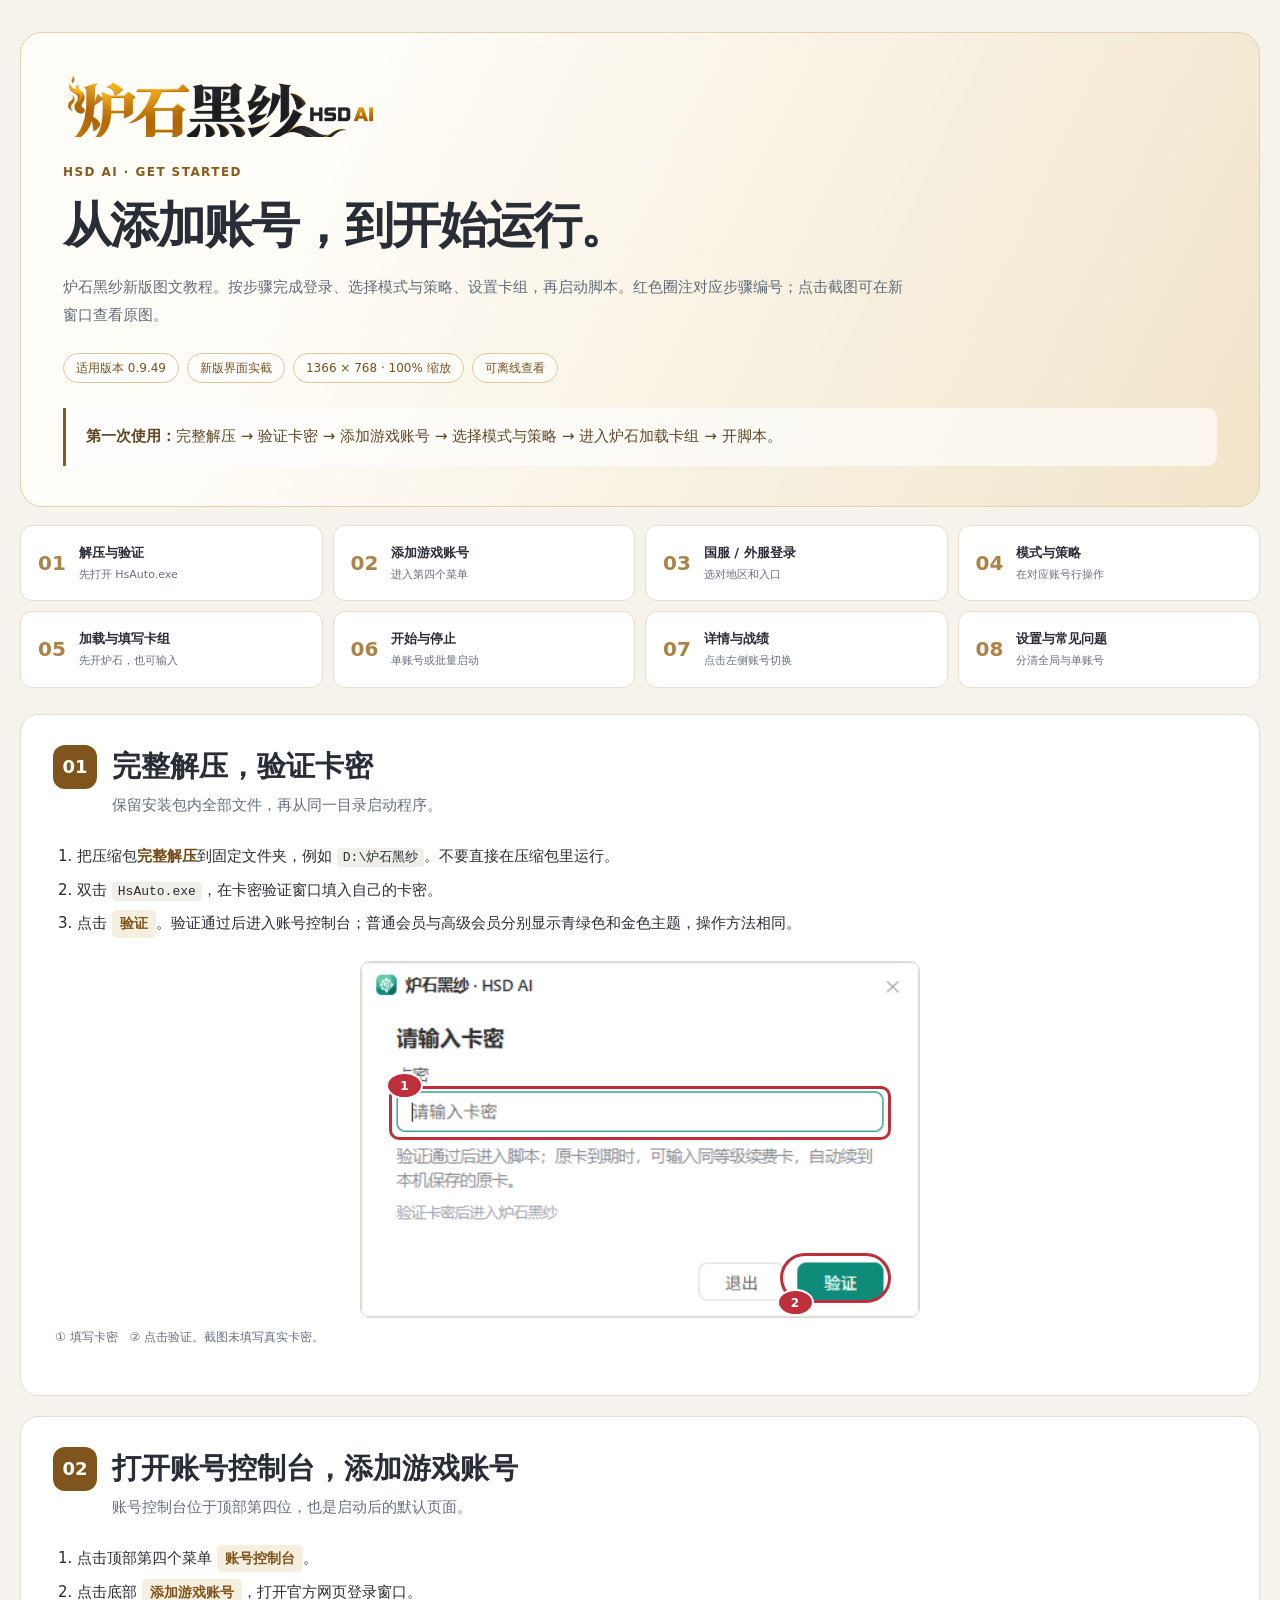
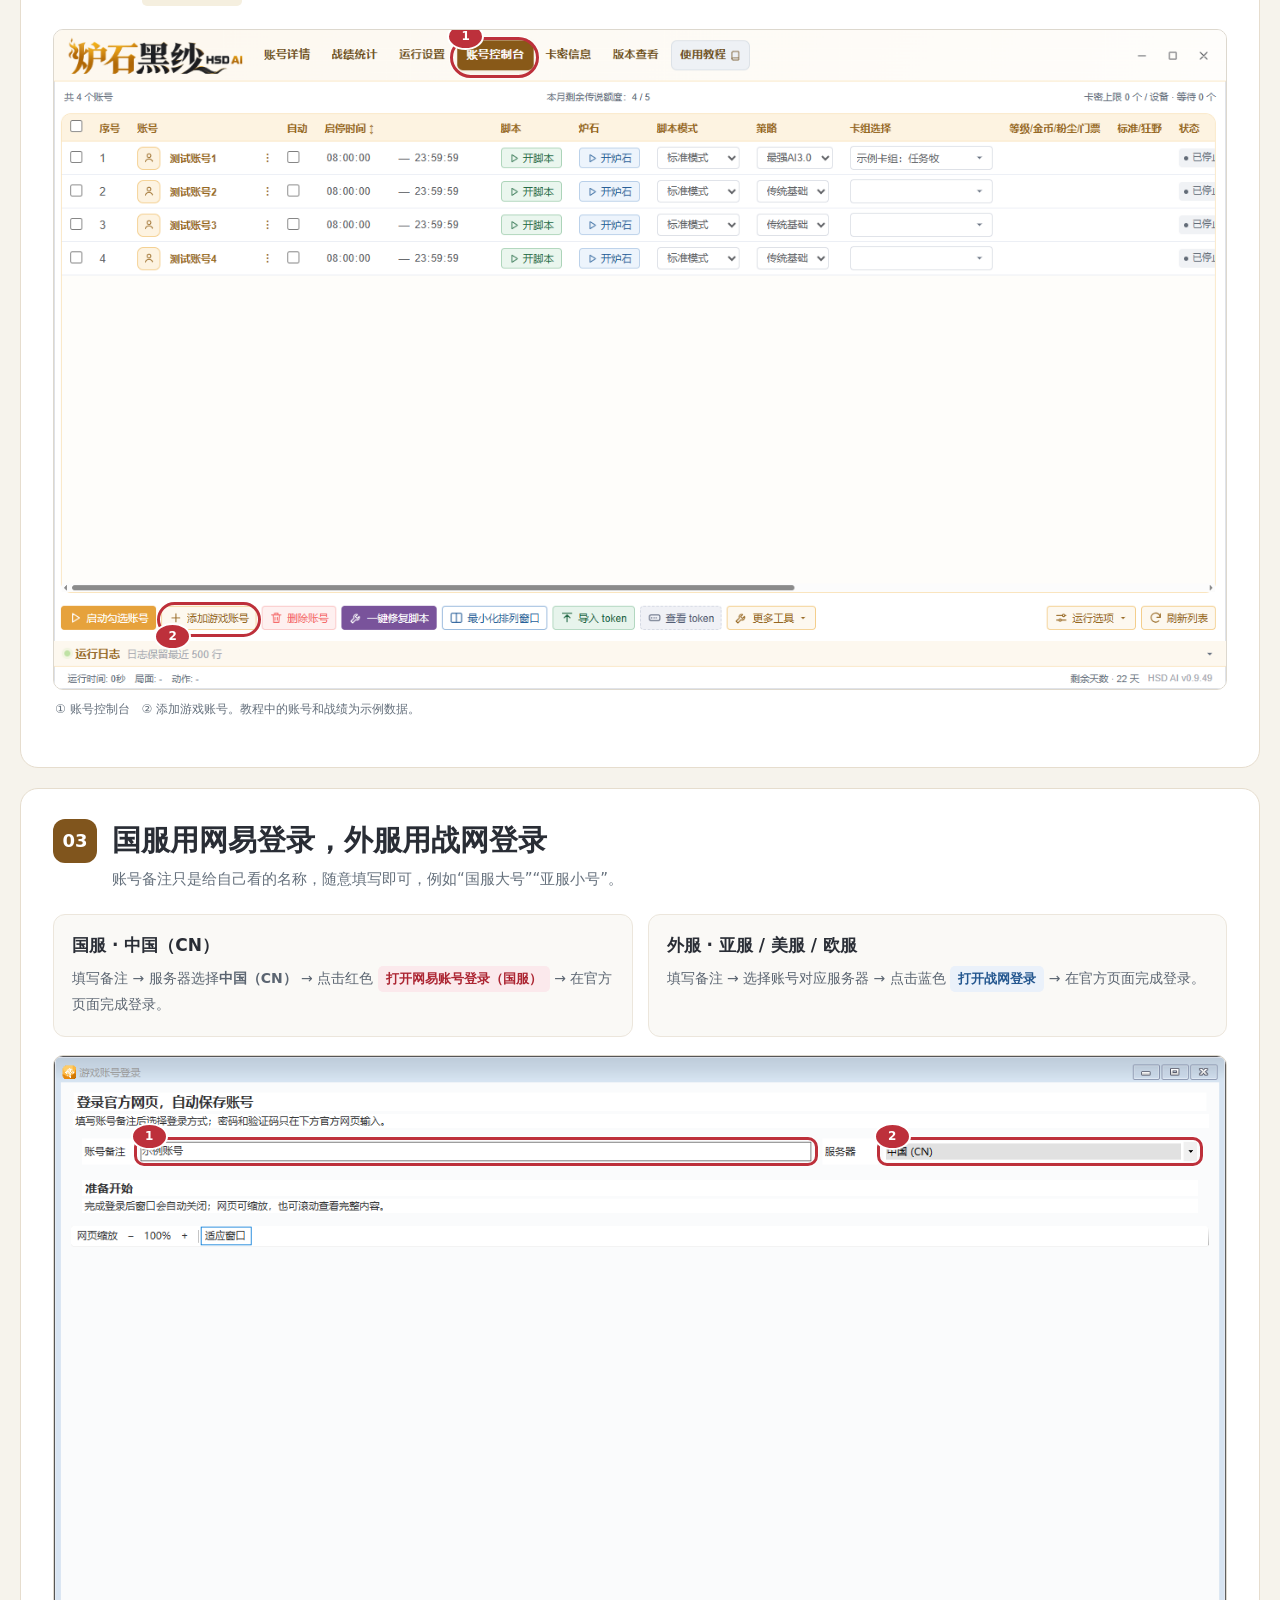
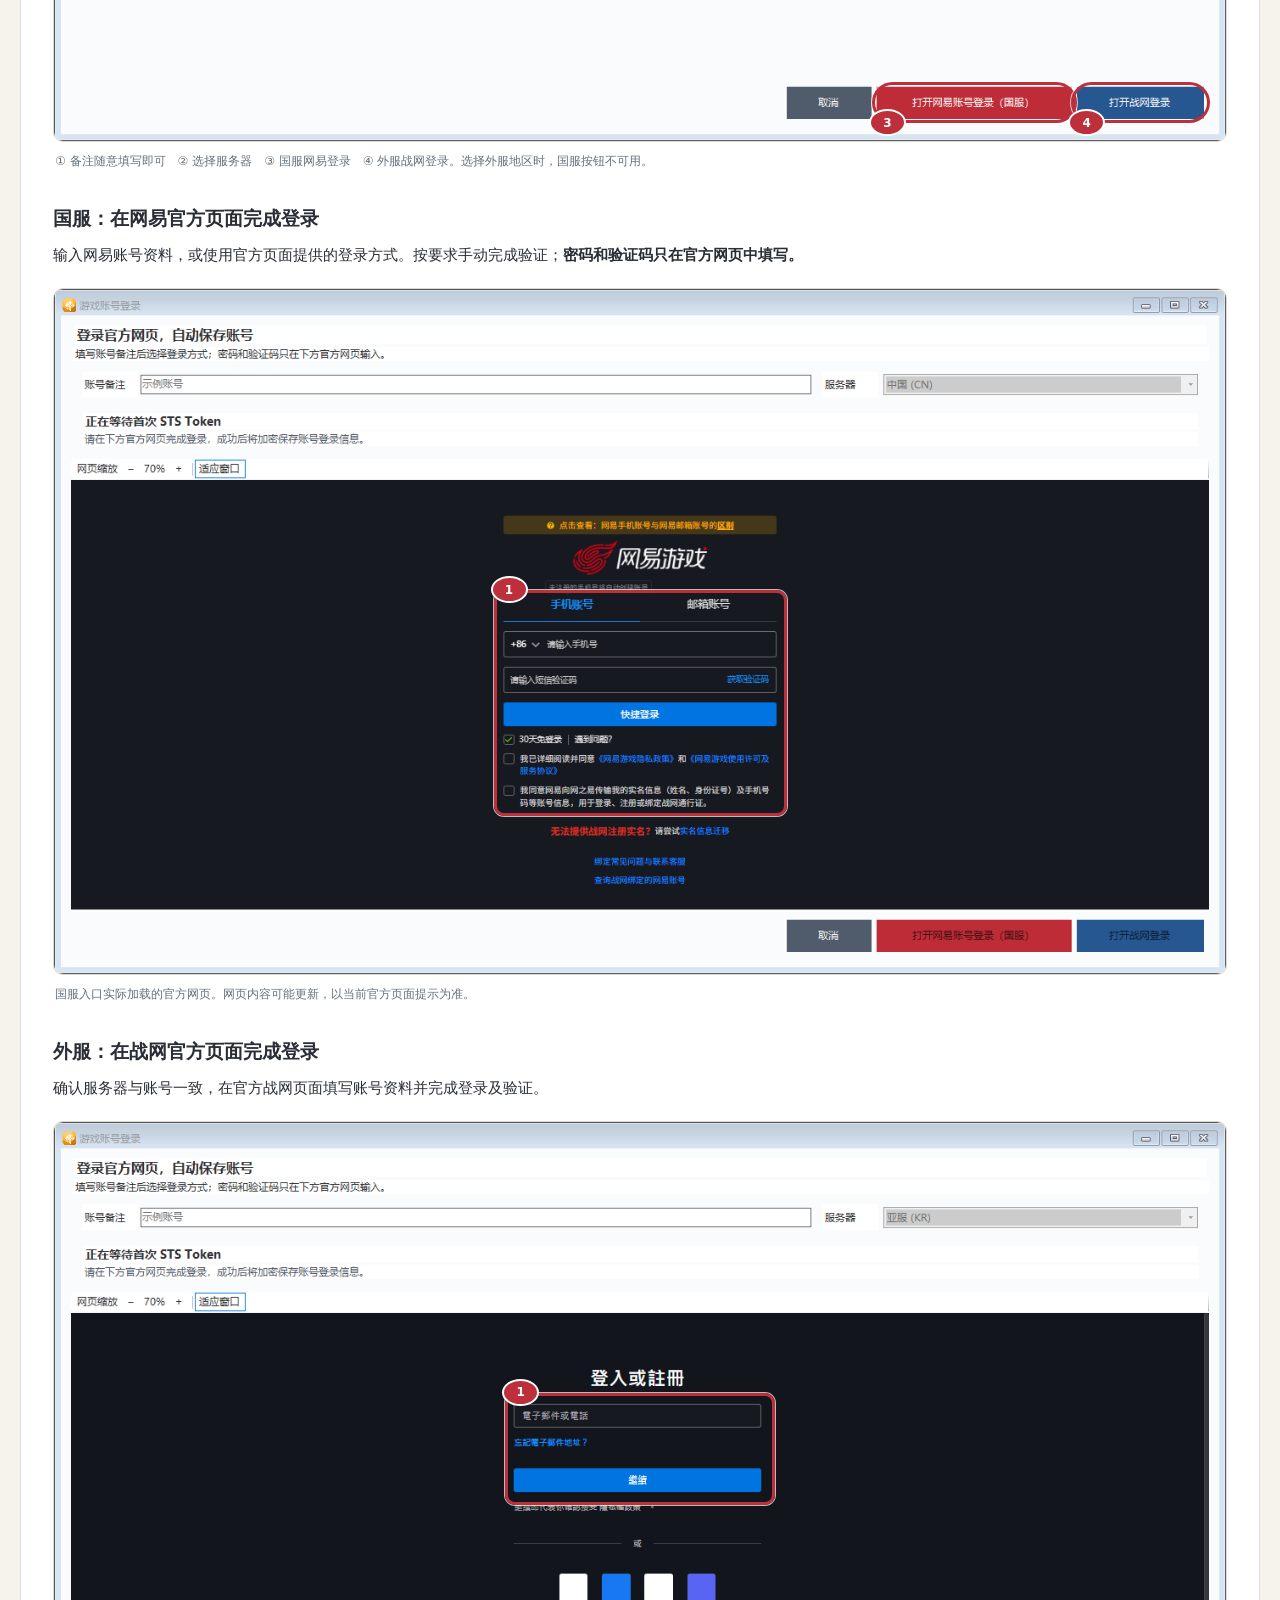
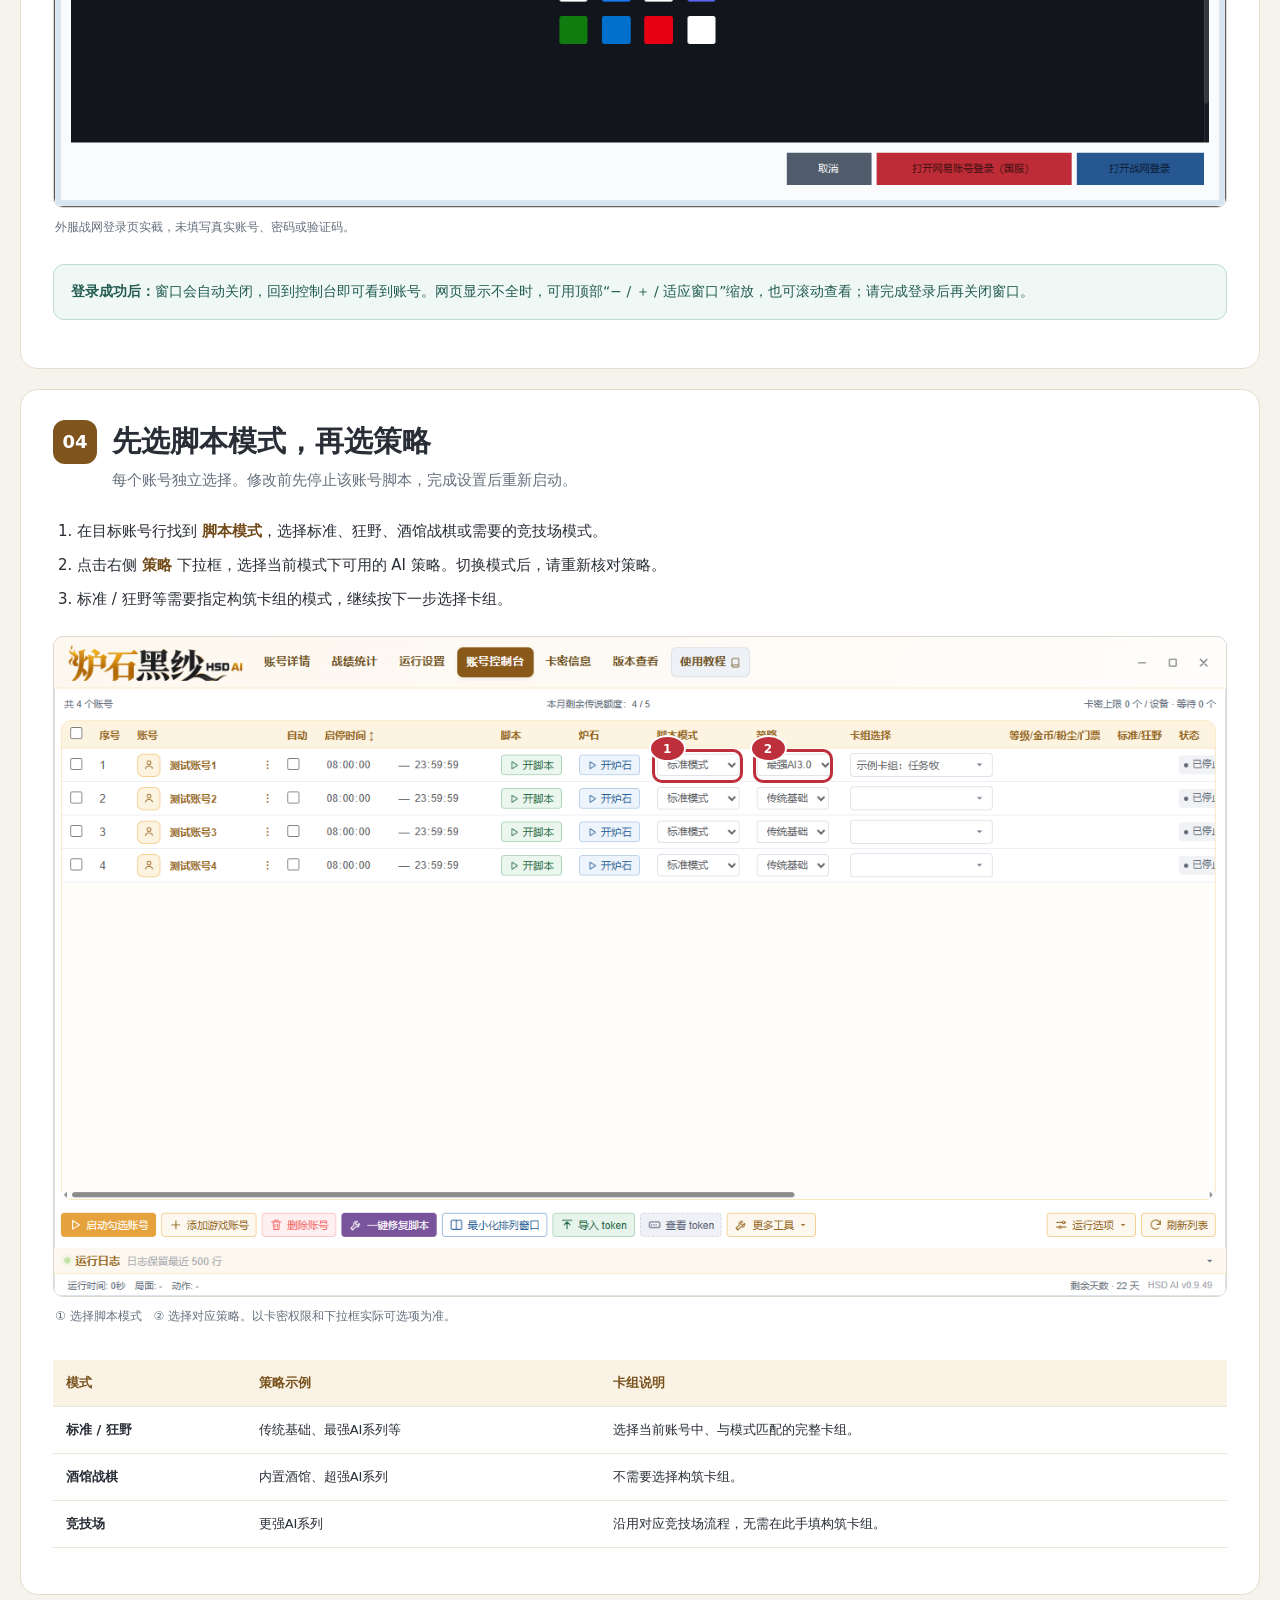
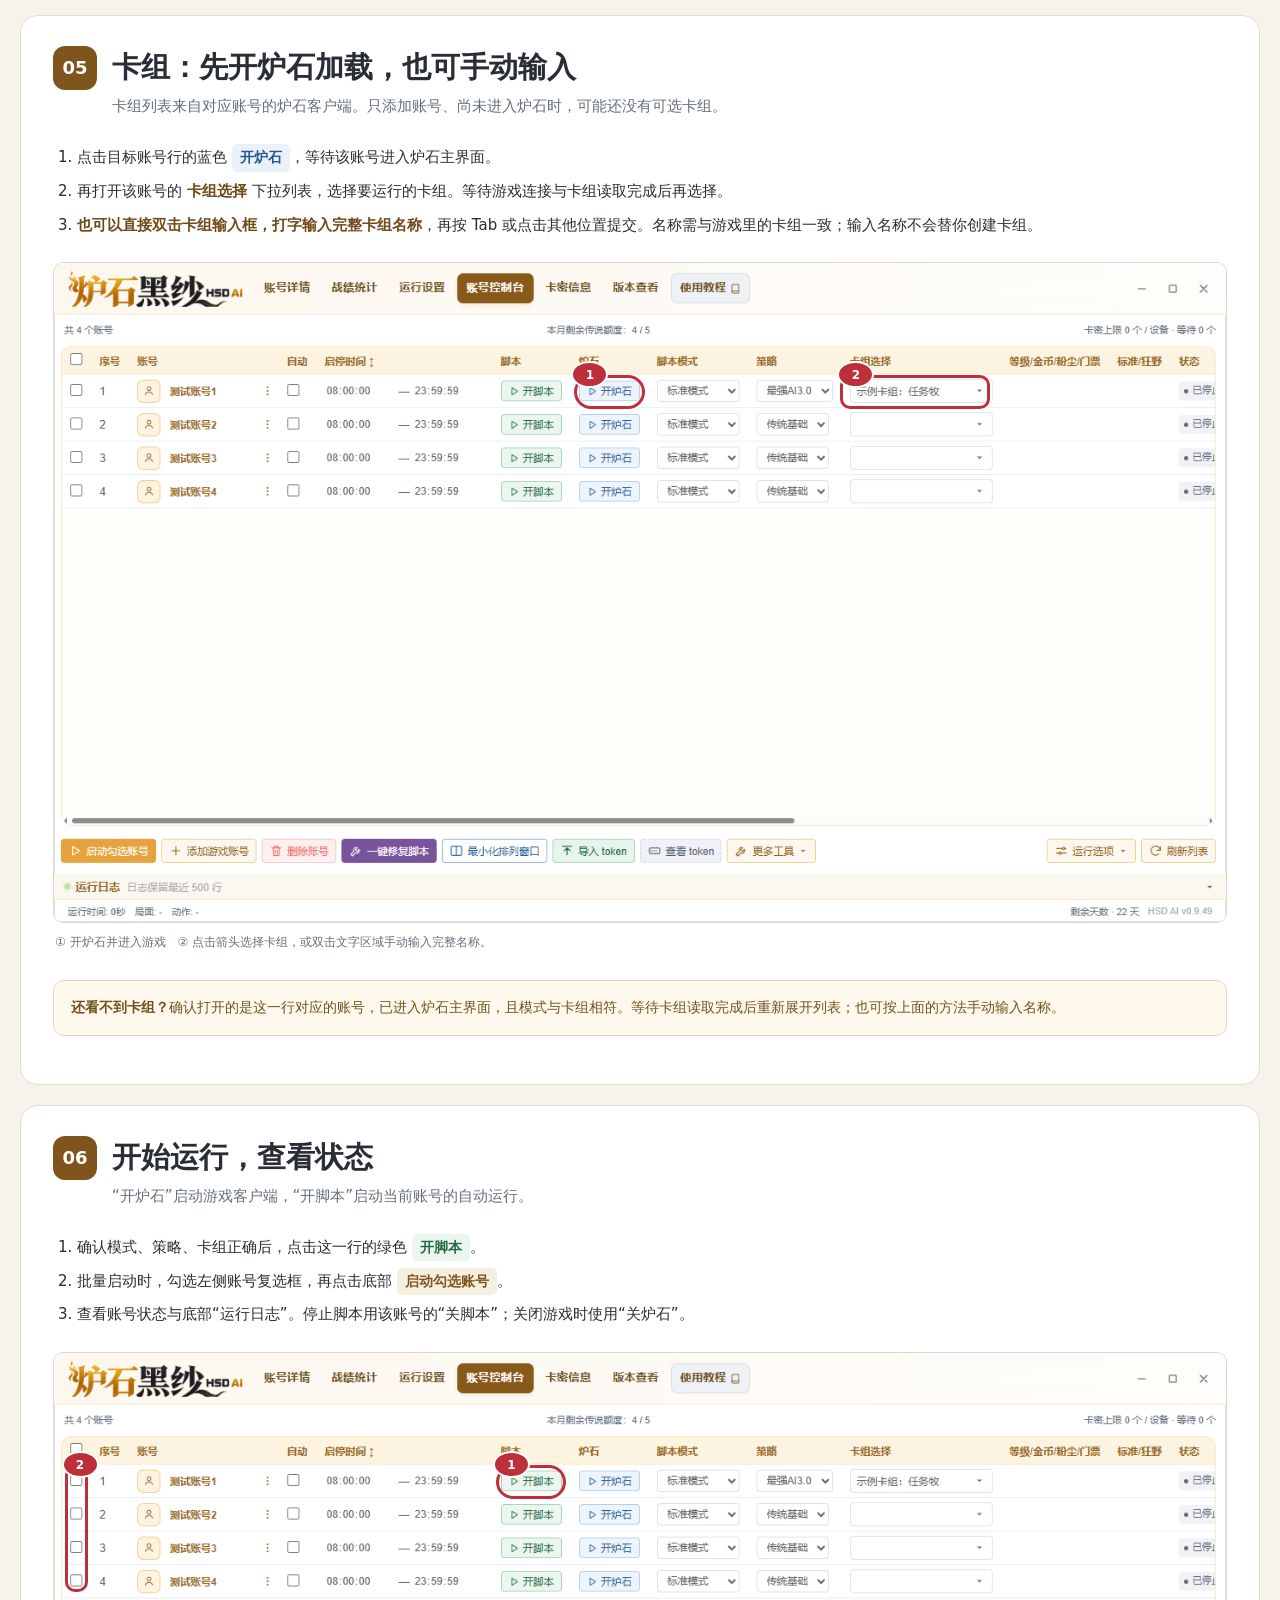
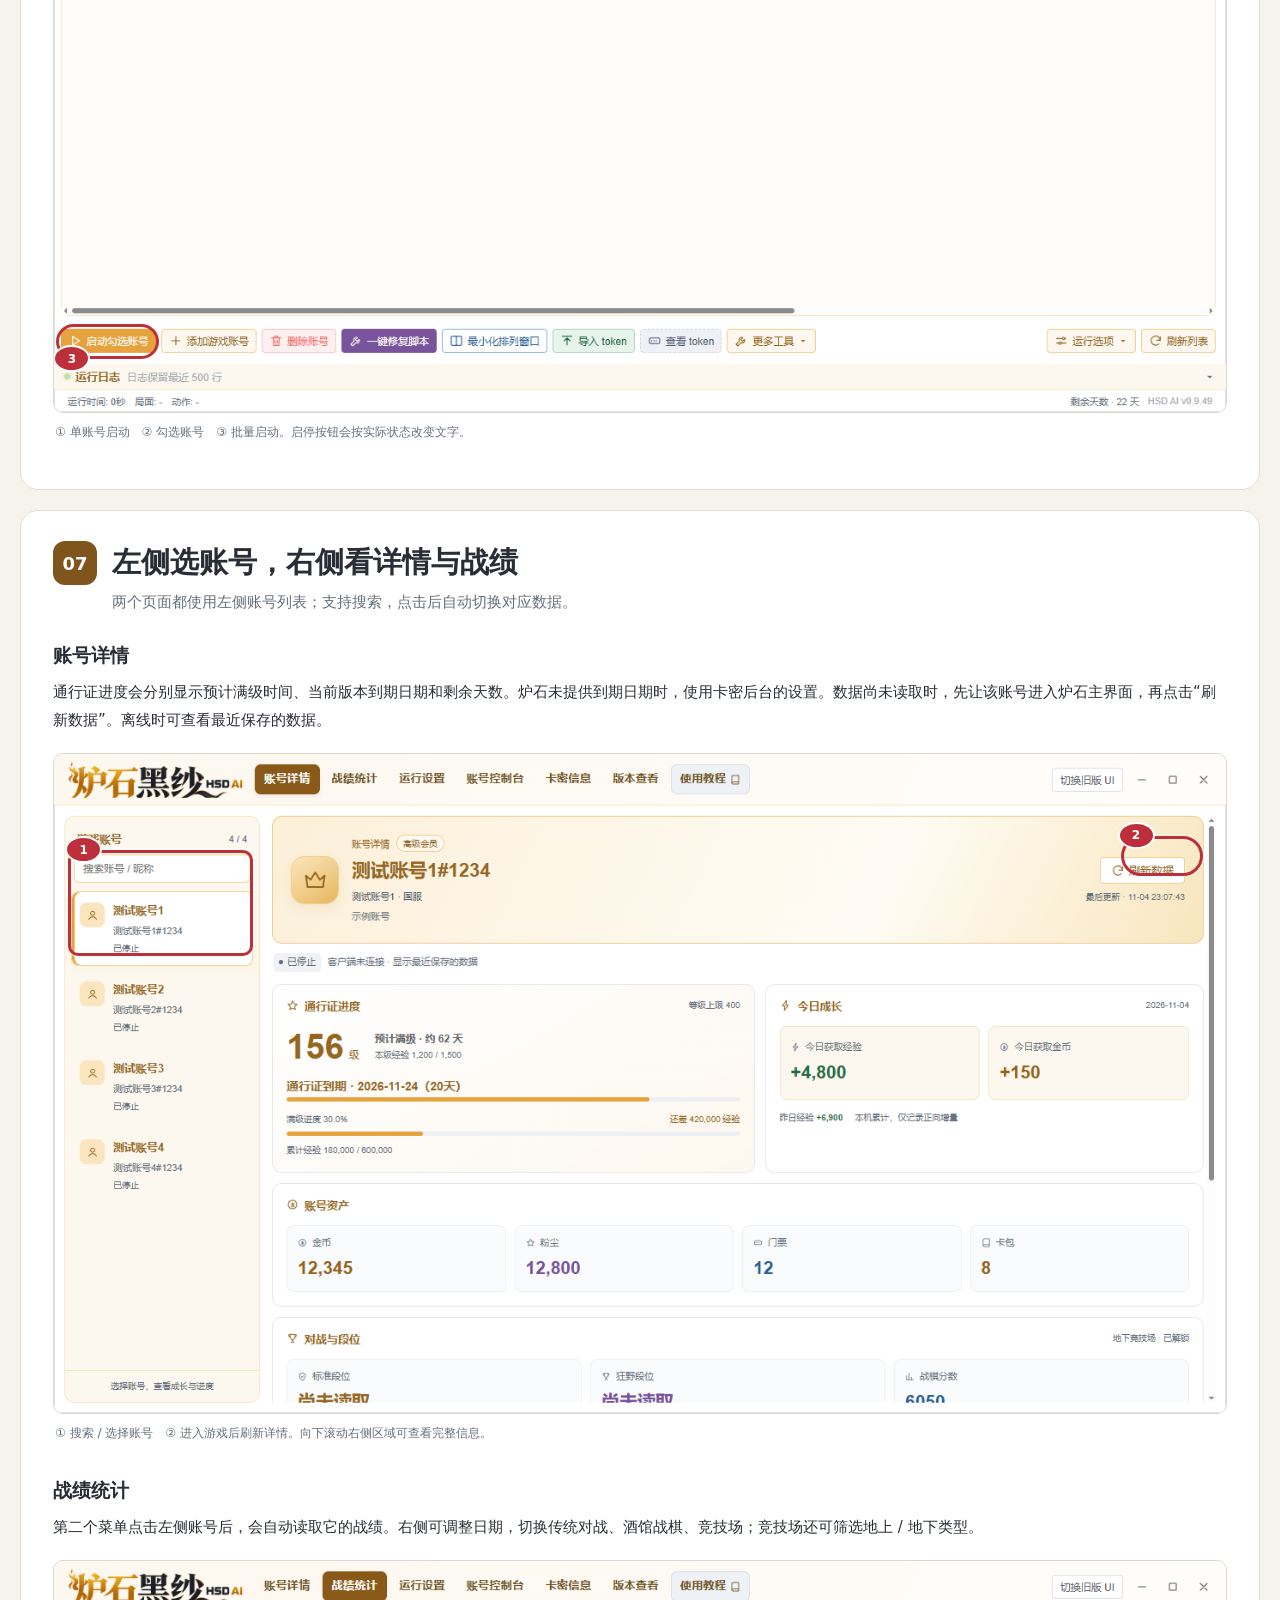
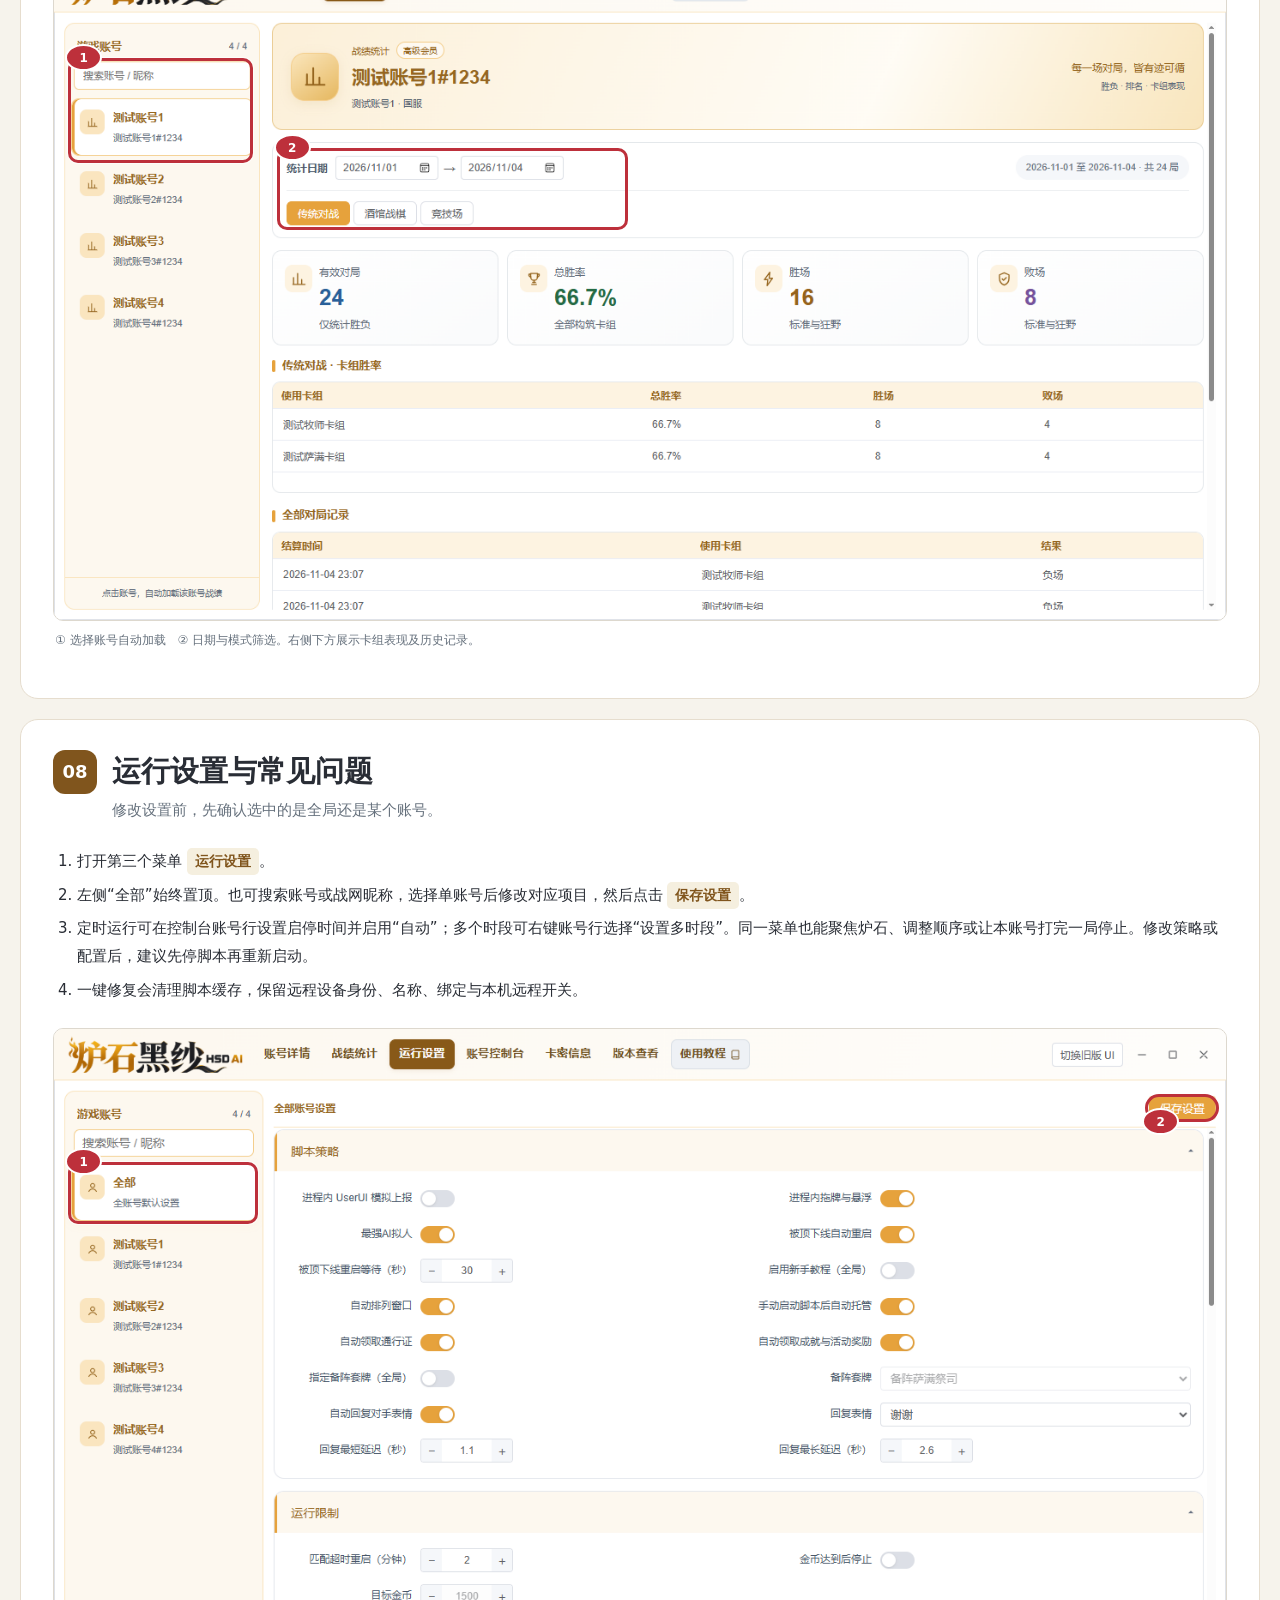
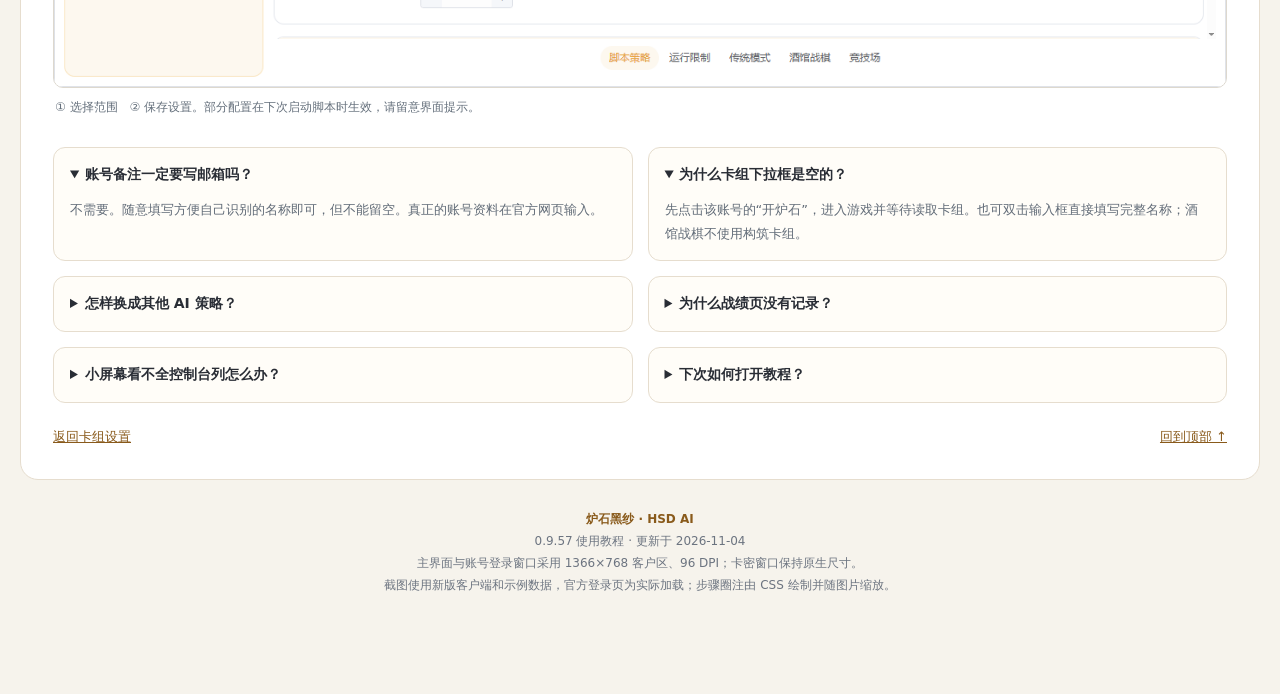
<file: HsAuto_脚本客户端图文教程.html>
<!doctype html>
<html lang="zh-CN"><head><meta charset="utf-8"><meta name="viewport" content="width=device-width,initial-scale=1"><meta name="color-scheme" content="light"><title>炉石黑纱 · HSD AI｜使用教程</title><style>
:root{--ink:#292d35;--muted:#65707c;--gold:#895a1b;--line:#e6ddce;--red:#bd303b}*{box-sizing:border-box}html{scroll-behavior:smooth;scroll-padding-top:24px}body{margin:0;background:#f6f3ec;color:var(--ink);font:15px/1.85 "Microsoft YaHei UI","Microsoft YaHei",system-ui,sans-serif}a{color:var(--gold)}a:focus-visible{outline:3px solid #176b60;outline-offset:4px}main{width:min(1240px,calc(100% - 40px));margin:32px auto 70px}h1,h2,h3,p{margin:0}h1{font-size:clamp(30px,4vw,49px);line-height:1.25;letter-spacing:-.04em}h2{font-size:clamp(21px,3vw,29px);line-height:1.5}h3{font-size:19px;line-height:1.5;margin:24px 0 10px}.hero{padding:40px 42px;background:linear-gradient(115deg,#fffdf8 25%,#f1e4ca);border:1px solid #e4d1ad;border-radius:22px;overflow:hidden}.brand{width:310px;height:64px;position:relative;overflow:hidden;margin-bottom:24px}.brand img{width:326px;height:auto;position:absolute;top:-16px;left:-9px}.eyebrow{font-size:12px;color:var(--gold);font-weight:800;letter-spacing:.12em;margin-bottom:12px}.hero>p{max-width:850px;color:#606b77;margin-top:18px}.meta,.legend{display:flex;gap:8px 18px;flex-wrap:wrap}.meta{margin-top:23px;gap:8px}.meta span{font-size:12px;border:1px solid #dfc79d;border-radius:30px;padding:3px 12px;background:#ffffff90;color:#725324}.quickstart{margin-top:25px;padding:15px 20px;border-left:3px solid var(--gold);background:#ffffffa8;border-radius:0 10px 10px 0;color:#5e4727}.nav{display:grid;grid-template-columns:repeat(4,minmax(0,1fr));gap:10px;margin:18px 0 26px}.nav a{display:flex;align-items:center;gap:13px;padding:15px 17px;background:#fff;border:1px solid var(--line);border-radius:12px;text-decoration:none;color:var(--ink)}.nav a:hover{background:#fffaf0;border-color:#cda968}.nav b{font-size:20px;color:#ac8247;font-weight:600}.nav span{font-weight:700;font-size:13px}.nav small{display:block;color:var(--muted);font-size:11px;font-weight:400}.step{padding:30px 32px;margin-top:20px;border:1px solid var(--line);border-radius:18px;background:#fff}.step-head{display:flex;align-items:flex-start;gap:15px;margin-bottom:20px}.num{flex:none;width:44px;height:44px;border-radius:12px;background:#80551d;color:#fff;display:grid;place-items:center;font-size:18px;font-weight:750}.lead{color:var(--muted);margin-top:4px}.actions{padding-left:24px;margin:15px 0 20px}.actions li{padding:3px 0}.actions b{color:#714a18}.pill{display:inline-block;padding:1px 8px;border-radius:5px;background:#f5efdf;color:#80551d;font-weight:700;font-size:.92em}.pill.red{color:#ac2532;background:#fbe9ec}.pill.blue{color:#24578f;background:#eaf1fa}.pill.green{color:#246b45;background:#eaf6ee}.note{margin:18px 0;padding:14px 17px;border:1px solid #e6d6b5;border-radius:11px;background:#fff9ed;color:#71521d;font-size:14px}.note.good{border-color:#c2dcd7;background:#eff8f5;color:#235c51}.two,.faq{display:grid;grid-template-columns:repeat(2,minmax(0,1fr));gap:15px}.mini{padding:18px;background:#faf9f6;border:1px solid #ece6dc;border-radius:12px}.mini h3{margin:0 0 8px;font-size:17px}.mini p{color:#5b6571;font-size:14px}.shot{margin:18px 0 8px}.frame{position:relative;display:block;border:1px solid #ddd8ce;border-radius:10px;background:#fafafa;overflow:hidden;color:inherit}.frame img{width:100%;height:auto;display:block}.frame.license{max-width:560px;margin:0 auto}.circle{position:absolute;left:var(--x);top:var(--y);width:var(--w);height:var(--h);border:clamp(2px,.24vw,3px) solid var(--red);border-radius:999px;pointer-events:none;box-shadow:0 0 0 1px #ffffffb3}.circle.box{border-radius:10px}.circle::before{content:attr(data-step);position:absolute;left:-6px;top:-17px;min-width:23px;height:23px;padding:0 5px;display:grid;place-items:center;background:var(--red);color:#fff;font:700 12px/1 system-ui;border:2px solid #fff;border-radius:50%}.circle.below::before{top:auto;bottom:-16px}.shot figcaption{font-size:12px;color:var(--muted);padding:9px 2px;line-height:1.7}.legend{font-size:13px;color:#5c6572;margin:7px 0 15px}.faq{margin-top:20px}details{border:1px solid var(--line);border-radius:12px;padding:14px 16px;background:#fffdf8}summary{font-weight:700;cursor:pointer;font-size:14px}details p{padding-top:10px;color:#626c78;font-size:13px}.footer{padding:28px 12px;text-align:center;color:#6c7480;font-size:12px}.footer b{color:var(--gold)}code{font:13px Consolas,monospace;padding:2px 6px;background:#f0eee8;border-radius:4px}.table-wrap{overflow-x:auto}.mode-table{width:100%;border-collapse:collapse;font-size:13px;margin:16px 0}.mode-table th,.mode-table td{padding:11px 13px;border-bottom:1px solid #eee7db;text-align:left;vertical-align:top}.mode-table th{background:#faf3e5;color:#79521d}.mode-table td:first-child{font-weight:700;white-space:nowrap}.step-nav{margin-top:22px;display:flex;justify-content:space-between;font-size:13px}
@media(max-width:800px){main{width:calc(100% - 24px);margin-top:15px}.hero{padding:28px 25px}.step{padding:23px 20px}.nav{grid-template-columns:repeat(2,minmax(0,1fr))}.two,.faq{grid-template-columns:1fr}.brand{width:260px;height:56px}.brand img{width:274px;top:-13px;left:-8px}.num{width:38px;height:38px}.step-head{gap:11px}.circle::before{min-width:19px;height:19px;font-size:10px;top:-14px}}
@media(max-width:480px){body{font-size:14px}.hero{padding:24px 18px}.step{padding:21px 13px}.nav a{padding:12px 11px;gap:9px}.nav b{font-size:18px}.nav span{font-size:12px}.nav small{font-size:10px}.meta span{font-size:10px}.step-head{gap:9px}.num{width:32px;height:32px;font-size:15px}.circle{border-width:2px}.circle::before{min-width:15px;height:15px;font-size:9px;top:-11px;left:-3px;border-width:1px}.circle.below::before{bottom:-11px}.shot figcaption{font-size:11px}.note{padding:12px;font-size:13px}}
@media(prefers-reduced-motion:reduce){html{scroll-behavior:auto}}@media print{body{background:#fff}main{width:100%;margin:0}.hero,.step{break-inside:avoid-page}.nav,.step-nav{display:none}.frame{break-inside:avoid}}
</style></head>
<body id="top"><main>
<header class="hero"><div class="brand"><img src="tutorial-assets/heisha-wordmark.png" width="2172" height="724" alt="炉石黑纱 · HSD AI"></div><div class="eyebrow">HSD AI · GET STARTED</div><h1>从添加账号，到开始运行。</h1><p>炉石黑纱新版图文教程。按步骤完成登录、选择模式与策略、设置卡组，再启动脚本。红色圈注对应步骤编号；点击截图可在新窗口查看原图。</p><div class="meta"><span>适用版本 0.9.49</span><span>新版界面实截</span><span>1366 × 768 · 100% 缩放</span><span>可离线查看</span></div><div class="quickstart"><b>第一次使用：</b>完整解压 → 验证卡密 → 添加游戏账号 → 选择模式与策略 → 进入炉石加载卡组 → 开脚本。</div></header>
<nav class="nav" aria-label="教程目录"><a href="#install"><b>01</b><span>解压与验证<small>先打开 HsAuto.exe</small></span></a><a href="#add"><b>02</b><span>添加游戏账号<small>进入第四个菜单</small></span></a><a href="#login"><b>03</b><span>国服 / 外服登录<small>选对地区和入口</small></span></a><a href="#strategy"><b>04</b><span>模式与策略<small>在对应账号行操作</small></span></a><a href="#deck"><b>05</b><span>加载与填写卡组<small>先开炉石，也可输入</small></span></a><a href="#run"><b>06</b><span>开始与停止<small>单账号或批量启动</small></span></a><a href="#data"><b>07</b><span>详情与战绩<small>点击左侧账号切换</small></span></a><a href="#settings"><b>08</b><span>设置与常见问题<small>分清全局与单账号</small></span></a></nav>
<section class="step" id="install"><div class="step-head"><span class="num">01</span><div><h2>完整解压，验证卡密</h2><p class="lead">保留安装包内全部文件，再从同一目录启动程序。</p></div></div><ol class="actions"><li>把压缩包<b>完整解压</b>到固定文件夹，例如 <code>D:\炉石黑纱</code>。不要直接在压缩包里运行。</li><li>双击 <code>HsAuto.exe</code>，在卡密验证窗口填入自己的卡密。</li><li>点击 <span class="pill ">验证</span>。验证通过后进入账号控制台；普通会员与高级会员分别显示青绿色和金色主题，操作方法相同。</li></ol><figure class="shot"><a class="frame license" href="tutorial-assets/049-license.png" target="_blank" rel="noopener"><img src="tutorial-assets/049-license.png" alt="新版卡密验证窗口，圈出输入框和验证按钮" loading="lazy"><span class="circle box" data-step="1" style="--x:5%;--y:35%;--w:90%;--h:15%"></span><span class="circle below" data-step="2" style="--x:75%;--y:82%;--w:20%;--h:14%"></span></a><figcaption>① 填写卡密　② 点击验证。截图未填写真实卡密。</figcaption></figure></section>
<section class="step" id="add"><div class="step-head"><span class="num">02</span><div><h2>打开账号控制台，添加游戏账号</h2><p class="lead">账号控制台位于顶部第四位，也是启动后的默认页面。</p></div></div><ol class="actions"><li>点击顶部第四个菜单 <span class="pill ">账号控制台</span>。</li><li>点击底部 <span class="pill ">添加游戏账号</span>，打开官方网页登录窗口。</li></ol><figure class="shot"><a class="frame " href="tutorial-assets/049-console.png" target="_blank" rel="noopener"><img src="tutorial-assets/049-console.png" alt="第四个菜单账号控制台和添加游戏账号按钮" loading="lazy"><span class="circle " data-step="1" style="--x:33.8%;--y:1%;--w:7.6%;--h:6.3%"></span><span class="circle below" data-step="2" style="--x:8.8%;--y:86.7%;--w:8.9%;--h:5.3%"></span></a><figcaption>① 账号控制台　② 添加游戏账号。教程中的账号和战绩为示例数据。</figcaption></figure></section>
<section class="step" id="login"><div class="step-head"><span class="num">03</span><div><h2>国服用网易登录，外服用战网登录</h2><p class="lead">账号备注只是给自己看的名称，随意填写即可，例如“国服大号”“亚服小号”。</p></div></div>
<div class="two"><article class="mini"><h3>国服 · 中国（CN）</h3><p>填写备注 → 服务器选择<b>中国（CN）</b> → 点击红色 <span class="pill red">打开网易账号登录（国服）</span> → 在官方页面完成登录。</p></article><article class="mini"><h3>外服 · 亚服 / 美服 / 欧服</h3><p>填写备注 → 选择账号对应服务器 → 点击蓝色 <span class="pill blue">打开战网登录</span> → 在官方页面完成登录。</p></article></div>
<figure class="shot"><a class="frame " href="tutorial-assets/049-login-ready.png" target="_blank" rel="noopener"><img src="tutorial-assets/049-login-ready.png" alt="新版添加账号窗口：备注、服务器和两种登录入口" loading="lazy"><span class="circle box" data-step="1" style="--x:6.8%;--y:11.8%;--w:58.4%;--h:4.3%"></span><span class="circle box" data-step="2" style="--x:70.2%;--y:11.8%;--w:27.8%;--h:4.3%"></span><span class="circle below" data-step="3" style="--x:69.8%;--y:91.4%;--w:17.5%;--h:6.1%"></span><span class="circle below" data-step="4" style="--x:86.8%;--y:91.4%;--w:11.8%;--h:6.1%"></span></a><figcaption>① 备注随意填写即可　② 选择服务器　③ 国服网易登录　④ 外服战网登录。选择外服地区时，国服按钮不可用。</figcaption></figure><h3>国服：在网易官方页面完成登录</h3><p>输入网易账号资料，或使用官方页面提供的登录方式。按要求手动完成验证；<b>密码和验证码只在官方网页中填写。</b></p><figure class="shot"><a class="frame " href="tutorial-assets/049-login-cn.png" target="_blank" rel="noopener"><img src="tutorial-assets/049-login-cn.png" alt="软件内实际加载的网易国服官方登录页" loading="lazy"><span class="circle box" data-step="1" style="--x:37.5%;--y:44%;--w:25%;--h:33%"></span></a><figcaption>国服入口实际加载的官方网页。网页内容可能更新，以当前官方页面提示为准。</figcaption></figure><h3>外服：在战网官方页面完成登录</h3><p>确认服务器与账号一致，在官方战网页面填写账号资料并完成登录及验证。</p><figure class="shot"><a class="frame " href="tutorial-assets/049-login-global.png" target="_blank" rel="noopener"><img src="tutorial-assets/049-login-global.png" alt="软件内实际加载的国际服 Battle.net 官方登录页" loading="lazy"><span class="circle box" data-step="1" style="--x:38.5%;--y:39.5%;--w:23%;--h:16.5%"></span></a><figcaption>外服战网登录页实截，未填写真实账号、密码或验证码。</figcaption></figure><div class="note good"><b>登录成功后：</b>窗口会自动关闭，回到控制台即可看到账号。网页显示不全时，可用顶部“− / ＋ / 适应窗口”缩放，也可滚动查看；请完成登录后再关闭窗口。</div></section>
<section class="step" id="strategy"><div class="step-head"><span class="num">04</span><div><h2>先选脚本模式，再选策略</h2><p class="lead">每个账号独立选择。修改前先停止该账号脚本，完成设置后重新启动。</p></div></div><ol class="actions"><li>在目标账号行找到 <b>脚本模式</b>，选择标准、狂野、酒馆战棋或需要的竞技场模式。</li><li>点击右侧 <b>策略</b> 下拉框，选择当前模式下可用的 AI 策略。切换模式后，请重新核对策略。</li><li>标准 / 狂野等需要指定构筑卡组的模式，继续按下一步选择卡组。</li></ol><figure class="shot"><a class="frame " href="tutorial-assets/049-console.png" target="_blank" rel="noopener"><img src="tutorial-assets/049-console.png" alt="账号行上的脚本模式和策略选择位置" loading="lazy"><span class="circle box" data-step="1" style="--x:51%;--y:17%;--w:7.8%;--h:5.1%"></span><span class="circle box" data-step="2" style="--x:59.6%;--y:17%;--w:6.9%;--h:5.1%"></span></a><figcaption>① 选择脚本模式　② 选择对应策略。以卡密权限和下拉框实际可选项为准。</figcaption></figure><div class="table-wrap"><table class="mode-table"><thead><tr><th>模式</th><th>策略示例</th><th>卡组说明</th></tr></thead><tbody><tr><td>标准 / 狂野</td><td>传统基础、最强AI系列等</td><td>选择当前账号中、与模式匹配的完整卡组。</td></tr><tr><td>酒馆战棋</td><td>内置酒馆、超强AI系列</td><td>不需要选择构筑卡组。</td></tr><tr><td>竞技场</td><td>更强AI系列</td><td>沿用对应竞技场流程，无需在此手填构筑卡组。</td></tr></tbody></table></div></section>
<section class="step" id="deck"><div class="step-head"><span class="num">05</span><div><h2>卡组：先开炉石加载，也可手动输入</h2><p class="lead">卡组列表来自对应账号的炉石客户端。只添加账号、尚未进入炉石时，可能还没有可选卡组。</p></div></div><ol class="actions"><li>点击目标账号行的蓝色 <span class="pill blue">开炉石</span>，等待该账号进入炉石主界面。</li><li>再打开该账号的 <b>卡组选择</b> 下拉列表，选择要运行的卡组。等待游戏连接与卡组读取完成后再选择。</li><li><b>也可以直接双击卡组输入框，打字输入完整卡组名称</b>，再按 Tab 或点击其他位置提交。名称需与游戏里的卡组一致；输入名称不会替你创建卡组。</li></ol><figure class="shot"><a class="frame " href="tutorial-assets/049-console.png" target="_blank" rel="noopener"><img src="tutorial-assets/049-console.png" alt="先开炉石进入游戏，再选择卡组；也可双击输入框直接输入名称" loading="lazy"><span class="circle " data-step="1" style="--x:44.4%;--y:17%;--w:6%;--h:5.1%"></span><span class="circle box" data-step="2" style="--x:67.1%;--y:17%;--w:12.8%;--h:5.1%"></span></a><figcaption>① 开炉石并进入游戏　② 点击箭头选择卡组，或双击文字区域手动输入完整名称。</figcaption></figure><div class="note"><b>还看不到卡组？</b>确认打开的是这一行对应的账号，已进入炉石主界面，且模式与卡组相符。等待卡组读取完成后重新展开列表；也可按上面的方法手动输入名称。</div></section>
<section class="step" id="run"><div class="step-head"><span class="num">06</span><div><h2>开始运行，查看状态</h2><p class="lead">“开炉石”启动游戏客户端，“开脚本”启动当前账号的自动运行。</p></div></div><ol class="actions"><li>确认模式、策略、卡组正确后，点击这一行的绿色 <span class="pill green">开脚本</span>。</li><li>批量启动时，勾选左侧账号复选框，再点击底部 <span class="pill ">启动勾选账号</span>。</li><li>查看账号状态与底部“运行日志”。停止脚本用该账号的“关脚本”；关闭游戏时使用“关炉石”。</li></ol><figure class="shot"><a class="frame " href="tutorial-assets/049-console.png" target="_blank" rel="noopener"><img src="tutorial-assets/049-console.png" alt="单账号开脚本和勾选后批量启动的位置" loading="lazy"><span class="circle " data-step="1" style="--x:37.7%;--y:17%;--w:6%;--h:5.1%"></span><span class="circle box" data-step="2" style="--x:0.9%;--y:17%;--w:2%;--h:19.3%"></span><span class="circle below" data-step="3" style="--x:0.2%;--y:86.7%;--w:8.8%;--h:5.3%"></span></a><figcaption>① 单账号启动　② 勾选账号　③ 批量启动。启停按钮会按实际状态改变文字。</figcaption></figure></section>
<section class="step" id="data"><div class="step-head"><span class="num">07</span><div><h2>左侧选账号，右侧看详情与战绩</h2><p class="lead">两个页面都使用左侧账号列表；支持搜索，点击后自动切换对应数据。</p></div></div><h3>账号详情</h3><p>通行证进度会分别显示预计满级时间、当前版本到期日期和剩余天数。炉石未提供到期日期时，使用卡密后台的设置。数据尚未读取时，先让该账号进入炉石主界面，再点击“刷新数据”。离线时可查看最近保存的数据。</p><figure class="shot"><a class="frame " href="tutorial-assets/057-details.png" target="_blank" rel="noopener"><img src="tutorial-assets/057-details.png" alt="新版账号详情，左侧选账号，右侧显示资产和进度" loading="lazy"><span class="circle box" data-step="1" style="--x:1.2%;--y:14.7%;--w:15.8%;--h:16%"></span><span class="circle " data-step="2" style="--x:91%;--y:12.5%;--w:7%;--h:6%"></span></a><figcaption>① 搜索 / 选择账号　② 进入游戏后刷新详情。向下滚动右侧区域可查看完整信息。</figcaption></figure><h3>战绩统计</h3><p>第二个菜单点击左侧账号后，会自动读取它的战绩。右侧可调整日期，切换传统对战、酒馆战棋、竞技场；竞技场还可筛选地上 / 地下类型。</p><figure class="shot"><a class="frame " href="tutorial-assets/057-stats.png" target="_blank" rel="noopener"><img src="tutorial-assets/057-stats.png" alt="新版战绩统计，左侧账号列表和右侧筛选区" loading="lazy"><span class="circle box" data-step="1" style="--x:1.2%;--y:14.7%;--w:15.8%;--h:16%"></span><span class="circle box" data-step="2" style="--x:19%;--y:28.4%;--w:30%;--h:12.4%"></span></a><figcaption>① 选择账号自动加载　② 日期与模式筛选。右侧下方展示卡组表现及历史记录。</figcaption></figure></section>
<section class="step" id="settings"><div class="step-head"><span class="num">08</span><div><h2>运行设置与常见问题</h2><p class="lead">修改设置前，先确认选中的是全局还是某个账号。</p></div></div><ol class="actions"><li>打开第三个菜单 <span class="pill ">运行设置</span>。</li><li>左侧“全部”始终置顶。也可搜索账号或战网昵称，选择单账号后修改对应项目，然后点击 <span class="pill ">保存设置</span>。</li><li>定时运行可在控制台账号行设置启停时间并启用“自动”；多个时段可右键账号行选择“设置多时段”。同一菜单也能聚焦炉石、调整顺序或让本账号打完一局停止。修改策略或配置后，建议先停脚本再重新启动。</li><li>一键修复会清理脚本缓存，保留远程设备身份、名称、绑定与本机远程开关。</li></ol><figure class="shot"><a class="frame " href="tutorial-assets/057-settings.png" target="_blank" rel="noopener"><img src="tutorial-assets/057-settings.png" alt="运行设置页，左侧选择账号范围，右上角保存设置" loading="lazy"><span class="circle box" data-step="1" style="--x:1.2%;--y:20.3%;--w:16.2%;--h:9.4%"></span><span class="circle below" data-step="2" style="--x:93.1%;--y:9.9%;--w:6.3%;--h:4.3%"></span></a><figcaption>① 选择范围　② 保存设置。部分配置在下次启动脚本时生效，请留意界面提示。</figcaption></figure><div class="faq"><details open><summary>账号备注一定要写邮箱吗？</summary><p>不需要。随意填写方便自己识别的名称即可，但不能留空。真正的账号资料在官方网页输入。</p></details><details open><summary>为什么卡组下拉框是空的？</summary><p>先点击该账号的“开炉石”，进入游戏并等待读取卡组。也可双击输入框直接填写完整名称；酒馆战棋不使用构筑卡组。</p></details><details><summary>怎样换成其他 AI 策略？</summary><p>先停止该账号脚本，在该账号行选择模式，再从右侧策略下拉框选择。核对卡组后重新开脚本。</p></details><details><summary>为什么战绩页没有记录？</summary><p>确认账号、日期和模式正确。竞技场按已完成并领取终极奖励的轮次统计；筛选范围内没有记录时会显示空状态。</p></details><details><summary>小屏幕看不全控制台列怎么办？</summary><p>横向滚动账号表格，或调整窗口大小。详情和战绩的左右区域可以独立滚动；登录网页也有独立缩放按钮。</p></details><details><summary>下次如何打开教程？</summary><p>点击顶部最后一个菜单“使用教程”，由系统默认浏览器打开。也可在安装目录双击 HsAuto_脚本客户端图文教程.html。</p></details></div><div class="step-nav"><a href="#deck">返回卡组设置</a><a href="#top">回到顶部 ↑</a></div></section>
<footer class="footer"><b>炉石黑纱 · HSD AI</b><br>0.9.57 使用教程 · 更新于 2026-11-04<br>主界面与账号登录窗口采用 1366×768 客户区、96 DPI；卡密窗口保持原生尺寸。<br>截图使用新版客户端和示例数据，官方登录页为实际加载；步骤圈注由 CSS 绘制并随图片缩放。</footer>
</main></body></html>
</file>
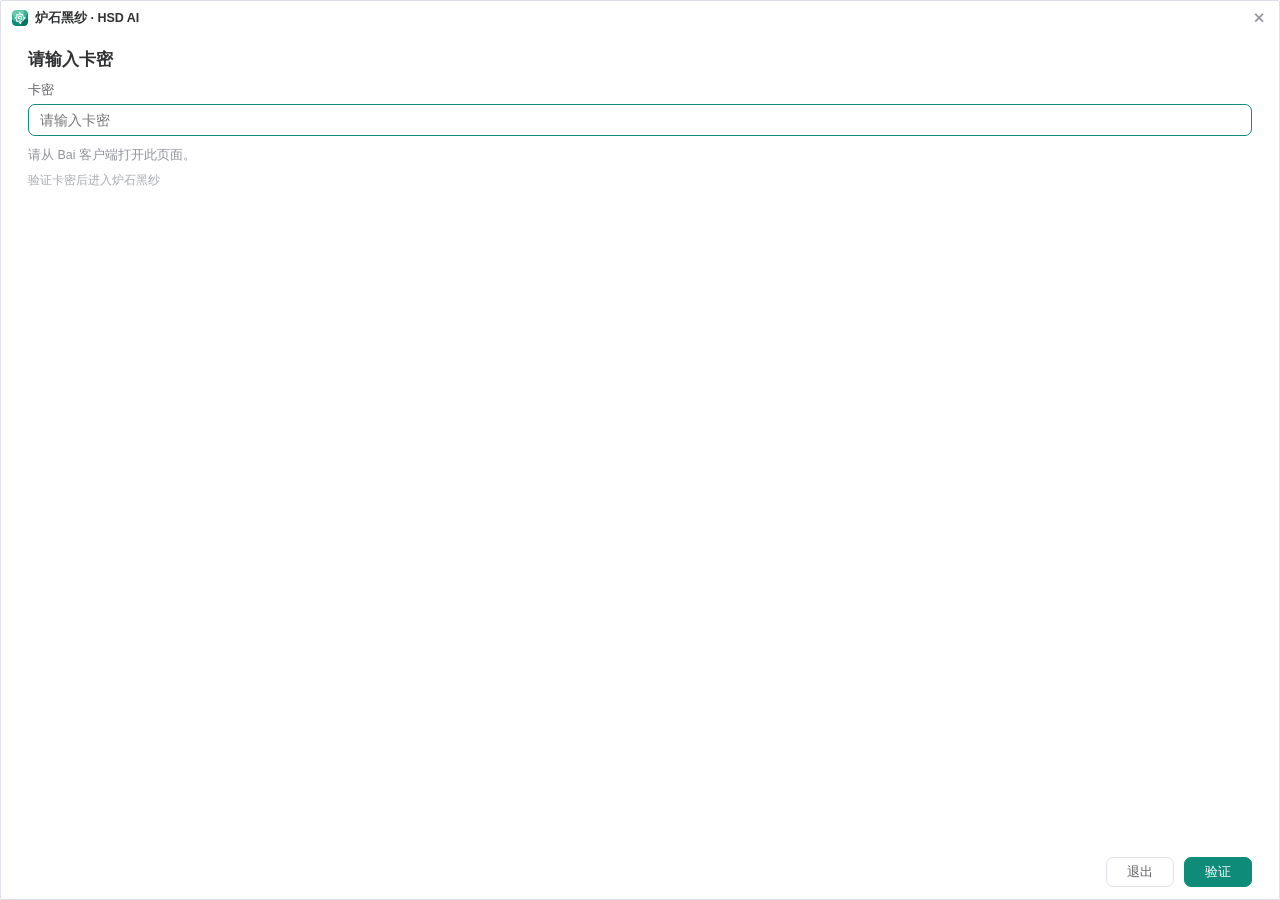
<file: Bai/Web/login.html>
<!DOCTYPE html>
<html lang="zh-CN">
<head><meta name="viewport" content="width=device-width, initial-scale=1"><meta http-equiv="Content-Security-Policy" content="default-src 'self'; script-src 'self'; style-src 'self' 'unsafe-inline'; img-src 'self'; connect-src 'none'; frame-src 'none'; object-src 'none'; base-uri 'none'">
<meta charset="UTF-8">
<title>炉石黑纱 · 卡密验证</title>
<style>
  :root {
    --primary: #0F8C79;
    --primary-light-7: #9FD1C9;
    --primary-light-8: #CFE8E4;
    --primary-light-9: #E7F4F2;
    --primary-dark-2: #0C7061;
    --accent: #0F8C79;
  }
  * { margin: 0; padding: 0; box-sizing: border-box; user-select: none; }
  body { width: 100vw; height: 100vh; background: #fff; font-family: "Segoe UI", "Microsoft YaHei", sans-serif; overflow: hidden; display: flex; flex-direction: column; }
  #app { box-shadow: inset 0 0 0 1px #dcdfe6; display: flex; flex-direction: column; flex: 1; border-radius: 2px; }

  .titlebar { height: 36px; flex: none; display: flex; align-items: center; gap: 7px; padding: 0 0 0 12px; -webkit-app-region: drag; }
  .titlebar img { width: 16px; height: 16px; border-radius: 4px; }
  .titlebar .tt { font-size: 12.5px; font-weight: 600; color: #303133; }
  .titlebar .close { -webkit-app-region: no-drag; margin-left: auto; width: 42px; height: 36px; border: none; background: transparent; color: #909399; font-size: 13px; cursor: pointer; display: flex; align-items: center; justify-content: center; }
  .titlebar .close:hover { background: #F56C6C; color: #fff; }

  .content { flex: 1; padding: 12px 28px 0; display: flex; flex-direction: column; }
  h1 { font-size: 17px; font-weight: 600; color: #303133; margin-bottom: 11px; }
  .lbl { font-size: 12.5px; color: #606266; margin-bottom: 5px; }
  .key-input { width: 100%; height: 32px; background: #fff; border: 1px solid #dcdfe6; border-radius: 7px; color: #303133; font-size: 13.5px; padding: 0 11px; outline: none; user-select: text; transition: border-color .15s; }
  .key-input:focus { border-color: var(--accent); }
  .msg { min-height: 18px; margin-top: 10px; font-size: 12.5px; color: #909399; }
  .msg.ok { color: var(--accent); }
  .msg.err { color: #F56C6C; }
  .hint { margin-top: 3px; font-size: 11.5px; color: #A8ABB2; }

  .footer { flex: none; height: 56px; display: flex; align-items: center; justify-content: flex-end; gap: 10px; padding: 0 28px; }
  .btn { height: 30px; padding: 0 20px; border-radius: 7px; font-size: 13px; cursor: pointer; border: 1px solid #dcdfe6; background: #fff; color: #606266; }
  .btn:hover { color: var(--accent); border-color: var(--primary-light-7); background: var(--primary-light-9); }
  .btn-verify { background: var(--accent); border-color: var(--accent); color: #fff; }
  .btn-verify:hover { background: var(--accent); border-color: var(--accent); color: #fff; filter: brightness(1.08); }
  .btn-verify:disabled { opacity: .6; cursor: default; }
.content{min-height:0;overflow:auto}.msg{line-height:1.5;overflow-wrap:anywhere}.hint{margin-top:8px}.titlebar{app-region:drag}.titlebar button{app-region:no-drag}</style>
</head>
<body>
<div id="app">
  <div class="titlebar">
    <img id="logoImg" src="assets/icon-standard.png" alt="">
    <span class="tt">炉石黑纱 · HSD AI</span>
    <button class="close" id="closeBtn">✕</button>
  </div>
  <div class="content">
    <h1>请输入卡密</h1>
    <div class="lbl">卡密</div>
    <input class="key-input" id="keyInput" placeholder="请输入卡密" spellcheck="false">
    <div class="msg" id="msg"></div>
    <div class="hint">验证卡密后进入炉石黑纱</div>
  </div>
  <div class="footer">
    <button class="btn" id="quitBtn">退出</button>
    <button class="btn btn-verify" id="verifyBtn">验证</button>
  </div>
</div>
<script src="bridge.js"></script><script src="login.js"></script>
</body>
</html>
</file>
